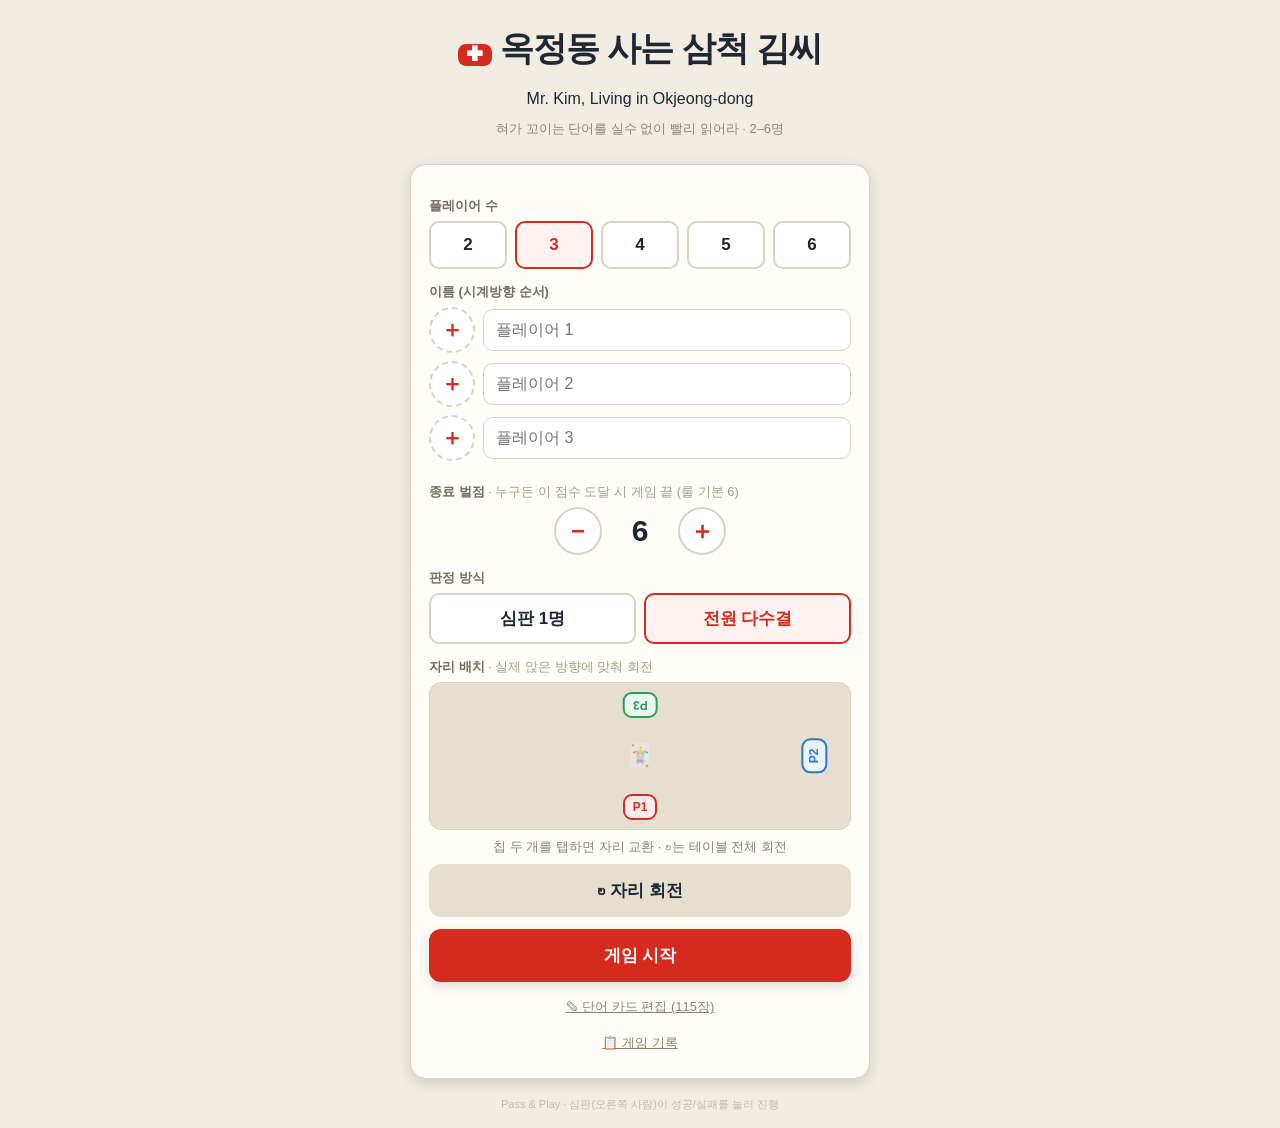
<file: smith/index.html>
<!DOCTYPE html>
<html lang="ko">
<head>
<link rel="canonical" href="https://company.bitsbargain.com/smith/">
<!-- Google tag (gtag.js) -->
<script async src="https://www.googletagmanager.com/gtag/js?id=G-9MQWB6221Z"></script>
<script>
  window.dataLayer = window.dataLayer || [];
  function gtag(){dataLayer.push(arguments);}
  gtag('js', new Date());

  gtag('config', 'G-9MQWB6221Z');
</script>
<meta charset="UTF-8">
<meta name="viewport" content="width=device-width, initial-scale=1.0, maximum-scale=1.0, user-scalable=no, viewport-fit=cover">
<meta name="apple-mobile-web-app-capable" content="yes">
<meta http-equiv="Cache-Control" content="no-cache, no-store, must-revalidate">
<meta http-equiv="Pragma" content="no-cache">
<title>옥정동 사는 삼척 김씨</title>
<style>
  :root{
    --red:#d52b1e;        /* 스위스 레드 */
    --red-dark:#a81f16;
    --ink:#1f2733;        /* 기본 글자(진한 잉크) */
    --fg:#1f2733;         /* 배경 위 글자 = 잉크 (라이트 테마) */
    --muted:#8a8474;
    --paper:#f2ede3;      /* 앱 배경(따뜻한 크림, 카드보다 살짝 어둡게) */
    --paper2:#e6dfd0;
    --line:#d9d3c7;
    --gold:#e0a63a;
    --ok:#2e8b57;
    --card:#fffdf8;       /* 카드/패널(밝음) */
    --shadow:0 4px 14px rgba(0,0,0,.14);
  }
  *{box-sizing:border-box;-webkit-tap-highlight-color:transparent;}
  html,body{margin:0;height:100%;}
  body{
    font-family:-apple-system,BlinkMacSystemFont,"Apple SD Gothic Neo","Malgun Gothic",sans-serif;
    background:var(--paper);color:var(--fg);
    display:flex;flex-direction:column;min-height:100%;
    overscroll-behavior:none;
  }
  /* 밝은 표면(카드/패널/좌석/투표) 위 글자는 진한 잉크색 고정 */
  .panel,.name-in,.editor textarea,.pl,.voterow,.wcard .word{color:var(--ink);}
  button{font-family:inherit;cursor:pointer;border:none;}
  .hidden{display:none !important;}

  /* ---------- 공통 화면 래퍼 ---------- */
  .screen{flex:1;display:flex;flex-direction:column;padding:16px;max-width:1280px;margin:0 auto;width:100%;
    padding-top:max(16px,env(safe-area-inset-top));padding-bottom:max(16px,env(safe-area-inset-bottom));
    padding-left:max(16px,env(safe-area-inset-left));padding-right:max(16px,env(safe-area-inset-right));}

  /* ---------- 홈 ---------- */
  .home{align-items:center;justify-content:center;gap:8px;text-align:center;}
  .brand{margin-top:10px;}
  .brand .kr{font-size:34px;font-weight:800;letter-spacing:-1px;}
  .brand .en{font-size:14px;color:#8a8474;font-style:italic;margin-top:2px;}
  .brand .cross{display:inline-block;background:var(--red);color:#fff;border-radius:8px;padding:2px 9px;margin-right:8px;font-weight:900;}
  .tag{color:#8a8474;font-size:13px;margin:4px 0 18px;}
  .panel{background:var(--card);border:1px solid var(--line);border-radius:16px;padding:18px;box-shadow:var(--shadow);width:100%;max-width:460px;text-align:left;}
  .panel h3{margin:0 0 12px;font-size:15px;}
  .plabel{font-size:13px;color:#736d5e;margin:14px 0 6px;font-weight:700;}
  .count-row{display:flex;gap:8px;flex-wrap:wrap;}
  .count-row button{flex:1;min-width:44px;padding:12px 0;border-radius:10px;border:2px solid var(--line);background:#fff;font-size:17px;font-weight:700;color:var(--ink);}
  .count-row button.sel{border-color:var(--red);background:#fff2f0;color:var(--red);}
  .stepper{display:flex;align-items:center;justify-content:center;gap:16px;}
  .stepper button{width:48px;height:48px;border-radius:50%;border:2px solid var(--line);background:#fff;font-size:24px;font-weight:800;color:var(--red);display:flex;align-items:center;justify-content:center;}
  .stepper button:active{background:#fff2f0;}
  .stepper b{font-size:30px;font-weight:800;min-width:44px;text-align:center;}
  .seatprev,.avatarpick,.amodal,.stepper{user-select:none;-webkit-user-select:none;-webkit-touch-callout:none;}
  .seatprev{background:var(--paper2);border:1px solid var(--line);border-radius:12px;padding:8px;margin-bottom:8px;}
  .scEdge{display:flex;gap:5px;align-items:center;justify-content:center;flex-wrap:wrap;min-height:28px;}
  .scMid{display:flex;align-items:center;justify-content:space-between;gap:6px;min-height:74px;}
  .scLeft,.scRight{flex-direction:column;width:56px;min-height:64px;}
  .scTable{flex:1;text-align:center;font-size:24px;opacity:.45;}
  .scChip{border:2px solid var(--line);border-radius:9px;padding:4px 8px;font-size:12px;font-weight:800;max-width:88px;overflow:hidden;text-overflow:ellipsis;white-space:nowrap;background:#fff;}
  .scChip.e-top{transform:rotate(180deg);}
  .scChip.e-left{transform:rotate(90deg);}
  .scChip.e-right{transform:rotate(-90deg);}
  .scChip.sel{outline:3px solid var(--ink);outline-offset:1px;}
  .name-in{width:100%;padding:11px 12px;border:1.5px solid var(--line);border-radius:10px;font-size:16px;margin-bottom:8px;background:#fff;}
  .namerow{display:flex;gap:8px;align-items:center;}
  .namerow .name-in{margin-bottom:8px;flex:1;}
  .avatarpick{position:relative;width:46px;height:46px;flex:0 0 auto;border-radius:50%;border:2px dashed var(--line);background:#fff center/cover no-repeat;display:flex;align-items:center;justify-content:center;color:var(--red);cursor:pointer;overflow:hidden;margin-bottom:8px;}
  .avatarpick.has{border-style:solid;border-color:var(--ok);}
  .avatarpick span{font-size:22px;font-weight:900;}
  .hiddenfile{position:absolute;inset:0;width:100%;height:100%;opacity:0;cursor:pointer;}
  .plav{width:50px;height:50px;border-radius:50%;background:center/cover no-repeat #fff;margin:0 auto 3px;border:2px solid rgba(0,0,0,.12);}
  .scav{display:inline-block;width:18px;height:18px;border-radius:50%;background:center/cover no-repeat #fff;vertical-align:middle;margin-right:4px;}
  .avatarpick.emo{font-size:28px;background:#fff;line-height:1;}
  .plav.emo{display:flex;align-items:center;justify-content:center;font-size:34px;line-height:1;}
  .scav.emo{background:transparent;font-size:16px;line-height:18px;text-align:center;}
  .amodal{position:fixed;inset:0;z-index:150;background:rgba(0,0,0,.55);display:flex;align-items:center;justify-content:center;padding:20px;}
  .amodal-box{background:var(--card);color:var(--ink);border-radius:18px;padding:18px;width:100%;max-width:360px;box-shadow:var(--shadow);text-align:center;}
  .amodal-title{font-weight:800;margin-bottom:12px;font-size:16px;}
  .amodal-grid{display:grid;grid-template-columns:repeat(5,1fr);gap:8px;margin-bottom:14px;max-height:52vh;overflow:auto;-webkit-overflow-scrolling:touch;}
  .achip{padding-top:100%;border-radius:50%;background:#fff center/cover no-repeat;border:2px solid var(--line);cursor:pointer;}
  .achip.emoji{padding-top:0;aspect-ratio:1/1;display:flex;align-items:center;justify-content:center;font-size:30px;background:var(--paper2);}
  .achip:active{transform:scale(.94);}
  .amodal-box .btn{position:relative;overflow:hidden;}  /* 파일입력을 버튼 안에 가둠(모달 전체 덮기 방지) */
  .btn{display:block;width:100%;padding:15px;border-radius:12px;font-size:17px;font-weight:800;}
  .btn-primary{background:var(--red);color:#fff;box-shadow:var(--shadow);}
  .btn-primary:active{background:var(--red-dark);}
  .btn-ghost{background:transparent;color:var(--red);border:2px solid var(--red);}
  .btn-sub{background:var(--paper2);color:var(--fg);}
  .mt{margin-top:12px;}
  .link{background:none;color:#8a8474;text-decoration:underline;font-size:13px;padding:8px;}

  /* ---------- 단어 편집 ---------- */
  .editor textarea{width:100%;height:52vh;padding:12px;border:1.5px solid var(--line);border-radius:12px;font-size:15px;line-height:1.7;background:#fff;resize:none;}
  .editor .cnt{font-size:13px;color:#8a8474;margin:8px 0;}

  /* ---------- 게임 헤더 ---------- */
  .gtop{display:flex;align-items:center;gap:10px;justify-content:space-between;margin-bottom:6px;}
  .deckbox{display:flex;align-items:center;gap:10px;background:var(--card);border:1px solid var(--line);border-radius:12px;padding:8px 12px;box-shadow:var(--shadow);}
  .deck-mini{width:34px;height:46px;border-radius:6px;background:repeating-linear-gradient(45deg,#ece4d6,#ece4d6 4px,#e3d9c6 4px,#e3d9c6 8px);border:1px solid #cfc6b3;position:relative;}
  .deck-mini::after{content:"";position:absolute;inset:0;border-radius:6px;box-shadow:2px 2px 0 #d9cfbc,4px 4px 0 #cfc6b3;}
  .deck-mini .arw{position:absolute;top:50%;left:50%;transform:translate(-50%,-50%);font-weight:900;color:#a89e88;font-size:16px;}
  .deckbox .lab{font-size:12px;color:#8a8474;line-height:1.3;}
  .deckbox .lab b{font-size:16px;color:var(--ink);}

  .dir{flex:1;text-align:center;background:var(--ink);color:#fff;border-radius:12px;padding:9px 8px;box-shadow:var(--shadow);}
  .dir .arw{font-size:24px;font-weight:900;line-height:1;}
  .dir .txt{font-size:12px;opacity:.85;margin-top:2px;}

  /* 턴 배너 */
  .turnbar{display:flex;align-items:center;gap:8px;background:var(--card);border:1px solid var(--line);border-left:6px solid var(--red);border-radius:12px;padding:10px 14px;margin-bottom:10px;box-shadow:var(--shadow);}
  .turnbar .who{font-size:19px;font-weight:800;}
  .turnbar .judge{margin-left:auto;font-size:12px;color:#8a8474;text-align:right;line-height:1.3;}
  .turnbar .judge b{color:var(--ink);font-size:14px;}

  /* ---------- 보드 ---------- */
  .boardwrap{flex:1;overflow-x:auto;overflow-y:hidden;-webkit-overflow-scrolling:touch;display:flex;align-items:center;padding:6px 2px 14px;min-height:220px;}
  .board{display:flex;gap:12px;margin:auto;padding:0 4px;}
  .board.empty{color:#a89e88;font-size:15px;margin:auto;}
  .wcard{position:relative;width:174px;height:236px;background:var(--card);border:1.5px solid var(--line);border-radius:16px;box-shadow:var(--shadow);display:flex;flex-direction:column;align-items:center;justify-content:space-between;padding:22px 13px;text-align:center;transition:transform .12s,border-color .12s;}
  .wcard::after{content:"";position:absolute;left:14px;right:14px;top:50%;height:1px;background:var(--line);opacity:.55;}
  .wcard .word{position:relative;z-index:1;font-weight:800;line-height:1.15;width:100%;word-break:break-all;overflow-wrap:anywhere;display:-webkit-box;-webkit-line-clamp:2;-webkit-box-orient:vertical;overflow:hidden;}
  .wcard .word.flip{transform:rotate(180deg);}
  .wcard .ord{position:absolute;top:-11px;left:-8px;width:26px;height:26px;border-radius:50%;background:var(--ink);color:#fff;font-size:13px;font-weight:800;display:flex;align-items:center;justify-content:center;box-shadow:var(--shadow);z-index:2;}
  .wcard .rep{position:absolute;top:-10px;right:-8px;background:var(--gold);color:#3a2a05;font-size:12px;font-weight:900;border-radius:20px;padding:3px 8px;box-shadow:var(--shadow);z-index:2;}
  .wcard .stack{position:absolute;bottom:-11px;left:6px;background:var(--ink);color:#fff;font-size:11px;font-weight:800;border-radius:12px;padding:3px 9px;box-shadow:var(--shadow);white-space:nowrap;z-index:4;border:2px solid #fff;}
  .wcard.selectable{cursor:pointer;border-color:var(--red);animation:pulse 1.1s infinite;}
  .wcard.selectable:active{transform:scale(.96);}
  .wcard.stackable{cursor:pointer;border-style:dashed;border-color:var(--red);}
  .wcard.stackable::before{content:"＋ 겹쳐놓기";position:absolute;top:50%;left:0;right:0;transform:translateY(-50%);text-align:center;font-size:10.5px;font-weight:900;color:#fff;background:var(--red);padding:2px 0;z-index:3;}
  .wcard.stackable:active{transform:scale(.96);}
  @keyframes pulse{0%,100%{box-shadow:0 0 0 0 rgba(213,43,30,.4),var(--shadow);}50%{box-shadow:0 0 0 7px rgba(213,43,30,0),var(--shadow);}}
  /* 카드 놓을 자리 (점선 드롭존) */
  .dropzone{position:relative;flex:0 0 auto;width:84px;height:236px;border:2.5px dashed var(--red);border-radius:16px;display:flex;flex-direction:column;align-items:center;justify-content:center;gap:5px;color:var(--red);background:rgba(213,43,30,.05);cursor:pointer;transition:background .12s,transform .1s;}
  .dropzone:active{transform:scale(.94);background:rgba(213,43,30,.14);}
  .dropzone .plus{font-size:30px;font-weight:900;line-height:1;}
  .dropzone .zl{font-size:11px;font-weight:800;text-align:center;line-height:1.2;}
  /* 놓을 자리 번호(숫자키) 뱃지 */
  .pnum{position:absolute;top:-14px;left:50%;transform:translateX(-50%);min-width:28px;height:28px;padding:0 7px;border-radius:14px;background:var(--red);color:#fff;font-size:15px;font-weight:900;display:flex;align-items:center;justify-content:center;box-shadow:var(--shadow);z-index:5;border:2px solid #fff;}
  /* 덮인 카드 = 뒤로 쌓인 카드 더미처럼 표시 */
  .wcard .under{position:absolute;top:0;left:0;right:0;bottom:0;background:var(--card);border:1.5px solid var(--line);border-radius:16px;z-index:-1;box-shadow:var(--shadow);}
  .wcard .under.u1{transform:translate(6px,-6px);}
  .wcard .under.u2{transform:translate(11px,-11px);}
  .wcard .under.u3{transform:translate(15px,-15px);}

  /* ---------- 플레이어 트레이 ---------- */
  .players{display:flex;gap:8px;overflow-x:auto;padding:2px 0 4px;-webkit-overflow-scrolling:touch;}
  .pl{flex:1 0 auto;min-width:96px;background:var(--card);border:1px solid var(--line);border-radius:12px;padding:9px 10px;text-align:center;box-shadow:var(--shadow);}
  .pl{border-width:2px;}
  .pl.cur{box-shadow:0 0 0 4px rgba(213,43,30,.4), var(--shadow);}
  .pl.judge{box-shadow:0 0 0 4px rgba(224,166,58,.6), var(--shadow);}
  .pl .nm{font-size:14px;font-weight:800;white-space:nowrap;overflow:hidden;text-overflow:ellipsis;}
  .pl .role{font-size:10px;font-weight:800;margin-top:1px;height:13px;}
  .pl .role.c{color:#fff;background:var(--red);border-radius:10px;padding:2px 10px;height:auto;font-size:11px;font-weight:900;display:inline-block;margin-top:2px;}
  .pl .role.j{color:#fff;background:var(--gold);border-radius:10px;padding:2px 10px;height:auto;font-size:11px;font-weight:900;display:inline-block;margin-top:2px;}
  .pl .pts{font-size:11px;color:#8a8474;margin-top:4px;}
  .pl .pts b{font-size:16px;color:var(--ink);}
  .pips{display:flex;gap:2px;justify-content:center;margin-top:4px;flex-wrap:wrap;min-height:14px;}
  .pip{width:9px;height:13px;background:#c9bfa9;border:1px solid #b3a988;border-radius:2px;}
  .pip.warn{background:var(--red);border-color:var(--red-dark);}

  /* ---------- 하단 컨트롤 ---------- */
  .controls{margin-top:10px;}
  .row2{display:flex;gap:10px;}
  .row2 .btn{flex:1;}
  .btn-ok{background:var(--ok);color:#fff;box-shadow:var(--shadow);padding:22px;font-size:22px;}
  .btn-fail{background:var(--red);color:#fff;box-shadow:var(--shadow);padding:22px;font-size:22px;}
  .hint{text-align:center;font-size:13px;color:#8a8474;margin:2px 0 8px;line-height:1.4;}
  .hint b{color:var(--ink);}

  /* ---------- 특수카드 토스트 ---------- */
  .special-toast{position:fixed;left:50%;top:24%;transform:translateX(-50%);background:var(--ink);color:#fff;padding:16px 22px;border-radius:16px;box-shadow:0 10px 30px rgba(0,0,0,.35);z-index:50;text-align:center;max-width:88%;animation:pop .25s;}
  @keyframes pop{from{transform:translateX(-50%) scale(.8);opacity:0;}}
  .special-toast .ico{font-size:30px;}
  .special-toast .tt{font-size:19px;font-weight:900;margin:6px 0 3px;color:var(--gold);}
  .special-toast .ds{font-size:13px;opacity:.9;line-height:1.4;}

  /* ---------- 게임오버 ---------- */
  .over{align-items:center;justify-content:center;text-align:center;gap:6px;}
  .over .cup{font-size:52px;}
  .over h2{margin:4px 0;font-size:26px;}
  .rank{width:100%;max-width:420px;margin-top:10px;}
  .rank .r{display:flex;align-items:center;gap:10px;background:var(--card);border:1px solid var(--line);border-radius:12px;padding:12px 14px;margin-bottom:8px;box-shadow:var(--shadow);}
  .rank .r.win{border-color:var(--gold);border-width:2px;background:#fffaf0;}
  .rank .r .pos{width:26px;font-weight:900;color:#8a8474;}
  .rank .r .nm{font-weight:800;font-size:16px;flex:1;text-align:left;}
  .rank .r .sc{font-weight:800;}
  .showdown{background:#fff3f2;border:1px solid #f3c9c4;border-radius:12px;padding:14px;margin-top:8px;width:100%;max-width:420px;font-size:14px;line-height:1.5;text-align:left;}
  .showdown b{color:var(--red);}
  .footer{margin-top:auto;padding-top:10px;text-align:center;font-size:11px;color:#c3bba9;}

  /* 게임 기록 테이블 */
  .recwrap{flex:1;overflow:auto;-webkit-overflow-scrolling:touch;background:var(--card);border:1px solid var(--line);border-radius:14px;box-shadow:var(--shadow);}
  .rectable{width:100%;border-collapse:collapse;font-size:14px;color:var(--ink);}
  .rectable th,.rectable td{padding:11px 8px;border-bottom:1px solid var(--line);text-align:center;white-space:nowrap;}
  .rectable th{position:sticky;top:0;background:var(--paper2);color:#6b6555;font-size:12px;font-weight:800;}
  .rectable td.win{font-weight:800;color:var(--red);}
  .rectable tr:last-child td{border-bottom:none;}
  .recempty{text-align:center;color:var(--muted);padding:36px 10px;}

  /* ===== 테이블(4면 좌석) 레이아웃 ===== */
  .gtopbar{display:flex;align-items:center;gap:8px;margin-bottom:8px;}
  .minibtn{background:var(--card);border:1px solid var(--line);border-radius:10px;padding:9px 11px;font-size:12px;font-weight:800;color:var(--ink);box-shadow:var(--shadow);white-space:nowrap;}
  .minibtn:active{background:var(--paper2);}
  .gstatus{flex:1;text-align:center;font-size:13px;color:var(--fg);font-weight:700;line-height:1.3;}
  .gstatus .a{color:var(--red);font-weight:900;}
  .gstatus .rd{color:var(--red);}

  #game{user-select:none;-webkit-user-select:none;-webkit-touch-callout:none;cursor:default;}
  .ptable{flex:1;display:flex;flex-direction:column;min-height:0;gap:6px;}
  .edge{display:flex;align-items:center;justify-content:center;gap:8px;}
  .edge.top,.edge.bottom{flex:0 0 auto;min-height:74px;flex-wrap:wrap;}
  .mid{flex:1;display:flex;min-height:0;gap:6px;align-items:stretch;}
  .edge.left,.edge.right{flex:0 0 auto;width:132px;flex-direction:column;}
  .boardwrap{flex:1;overflow-x:auto;overflow-y:hidden;-webkit-overflow-scrolling:touch;display:flex;align-items:center;padding:14px 2px;min-height:0;}
  .board{display:flex;gap:12px;margin:auto;padding:0 4px;align-items:center;}
  .emptyhint{color:#a89e88;font-size:14px;padding:0 16px;}

  /* 좌석 패널 — 4면 방향에 맞춰 회전 */
  .edge .pl{flex:0 0 auto;width:124px;min-width:0;padding:8px 10px;
    transform:rotate(var(--rot,0deg)) scale(var(--scl,1));transition:transform .15s,box-shadow .15s,opacity .15s;opacity:.66;}
  .edge.top .pl{--rot:180deg;}
  .edge.left .pl{--rot:90deg;}
  .edge.right .pl{--rot:-90deg;}
  .edge .pl.judge{opacity:.95;}
  .edge .pl.cur{--scl:1.16;opacity:1;z-index:6;animation:curGlow 1.25s ease-in-out infinite;}
  @keyframes curGlow{0%,100%{box-shadow:0 0 0 4px var(--red),0 8px 22px rgba(213,43,30,.45);}50%{box-shadow:0 0 0 9px rgba(213,43,30,.3),0 8px 22px rgba(213,43,30,.45);}}
  .edge .pl.cur .nm{font-size:16px;}
  .edge .pl .nm{font-size:13px;}
  .edge .pl .pts{font-size:10px;}

  /* 인라인 더미(카드 옆) + 방향 화살표 */
  .deckcard{flex:0 0 auto;width:108px;height:236px;border-radius:16px;border:2px solid #cfc6b3;
    background:repeating-linear-gradient(45deg,#ece4d6,#ece4d6 5px,#e3d9c6 5px,#e3d9c6 10px);
    display:flex;flex-direction:column;align-items:center;justify-content:center;gap:10px;box-shadow:var(--shadow);position:relative;margin-right:4px;}
  .deckcard .bigarw{font-size:46px;font-weight:900;color:var(--ink);background:#fff;border-radius:14px;width:70px;height:70px;display:flex;align-items:center;justify-content:center;box-shadow:var(--shadow);}
  .deckcard.rev{border-color:var(--red);}
  .deckcard.rev .bigarw{color:var(--red);}
  .deckcard .dlabel{font-size:11px;font-weight:800;color:#6b6555;text-align:center;line-height:1.25;}

  /* 다수결 투표 UI */
  .votegrid{display:flex;flex-wrap:wrap;gap:8px;justify-content:center;margin-bottom:10px;}
  .voterow{display:flex;align-items:center;gap:6px;border:2px solid var(--line);border-radius:12px;padding:5px 6px 5px 10px;background:var(--card);}
  .voterow .vname{font-size:13px;font-weight:800;max-width:84px;overflow:hidden;text-overflow:ellipsis;white-space:nowrap;}
  .vbtn{width:56px;height:56px;border-radius:12px;border:2px solid var(--line);background:#fff;font-size:26px;font-weight:900;color:#b7b0a2;}
  .vbtn.ok.sel{background:var(--ok);color:#fff;border-color:var(--ok);}
  .vbtn.no.sel{background:var(--red);color:#fff;border-color:var(--red);}
  /* 좌석 앞 판정 버튼 */
  .votebtns{display:flex;gap:10px;justify-content:center;margin-top:8px;}
  .votebtns .vbtn{width:58px;height:58px;font-size:28px;}
  .readingtag{margin-top:6px;font-size:12px;font-weight:800;color:var(--red);}

  /* 전체화면 성공/실패 연출 */
  .result{position:fixed;inset:0;z-index:200;display:flex;flex-direction:column;align-items:center;justify-content:center;gap:12px;animation:rIn .22s ease-out;}
  .result.out{animation:rOut .3s ease-in forwards;}
  .result.rok{background:rgba(51,168,102,.97);color:#fff;}
  .result.rfail{background:rgba(229,57,43,.97);color:#fff;}
  .result .ricon{font-size:22vh;line-height:1;filter:drop-shadow(0 6px 16px rgba(0,0,0,.3));}
  .result .rtxt{font-size:15vh;font-weight:900;letter-spacing:3px;text-shadow:0 4px 18px rgba(0,0,0,.3);}
  @keyframes rIn{from{opacity:0;transform:scale(.7);}to{opacity:1;transform:scale(1);}}
  @keyframes rOut{to{opacity:0;transform:scale(1.12);}}
</style>
</head>
<body>

<!-- ============ 홈 ============ -->
<div id="home" class="screen home">
  <div class="brand"><span class="cross">✚</span><span class="kr">옥정동 사는 삼척 김씨</span></div>
  <div class="brand en">Mr. Kim, Living in Okjeong-dong</div>
  <div class="tag">혀가 꼬이는 단어를 실수 없이 빨리 읽어라 · 2–6명</div>

  <div class="panel">
    <div class="plabel">플레이어 수</div>
    <div id="countRow" class="count-row"></div>
    <div class="plabel">이름 (시계방향 순서)</div>
    <div id="nameList"></div>
    <div class="plabel">종료 벌점 <span style="font-weight:400;color:#a89e88">· 누구든 이 점수 도달 시 게임 끝 (룰 기본 6)</span></div>
    <div class="stepper">
      <button onclick="setScore(-1)">−</button>
      <b id="scoreVal">6</b>
      <button onclick="setScore(1)">＋</button>
    </div>
    <div class="plabel">판정 방식</div>
    <div class="count-row" id="judgeRow">
      <button data-jm="single" onclick="setJudgeMode('single')">심판 1명</button>
      <button data-jm="majority" onclick="setJudgeMode('majority')">전원 다수결</button>
    </div>
    <div class="plabel">자리 배치 <span style="font-weight:400;color:#a89e88">· 실제 앉은 방향에 맞춰 회전</span></div>
    <div class="seatprev" id="seatPrev"></div>
    <div class="hint" style="text-align:center;margin:2px 0 8px">칩 두 개를 탭하면 자리 교환 · ↻는 테이블 전체 회전</div>
    <button class="btn btn-sub" onclick="rotateHomeSeats()">↻ 자리 회전</button>
    <button class="btn btn-primary mt" onclick="startGame()">게임 시작</button>
    <button class="link" style="display:block;margin:8px auto 0" onclick="openEditor()">✎ 단어 카드 편집 (<span id="wcount">0</span>장)</button>
    <button class="link" style="display:block;margin:2px auto 0" onclick="showRecords()">📋 게임 기록</button>
  </div>
  <div class="footer">Pass &amp; Play · 심판(오른쪽 사람)이 성공/실패를 눌러 진행</div>
</div>

<!-- ============ 단어 편집 ============ -->
<div id="editor" class="screen editor hidden">
  <h3 style="margin:4px 0 8px">단어 카드 편집</h3>
  <div class="hint" style="text-align:left">한 줄에 단어 하나. 실제 제품 카드 90장 단어를 붙여넣으면 됩니다.<br>화살표(읽는 방향)는 매 게임 무작위로 배정됩니다.</div>
  <textarea id="wordArea" spellcheck="false"></textarea>
  <div class="cnt"><span id="editCount">0</span>개 단어</div>
  <div class="row2">
    <button class="btn btn-sub" onclick="resetWords()">기본값 복원</button>
    <button class="btn btn-primary" onclick="saveWords()">저장</button>
  </div>
</div>

<!-- ============ 게임 기록 ============ -->
<div id="records" class="screen hidden">
  <div class="gtopbar">
    <div class="gstatus" style="text-align:left;font-size:16px;font-weight:800">📋 게임 기록</div>
    <button class="minibtn" onclick="clearRecords()">전체 삭제</button>
    <button class="minibtn" onclick="backHomeFromRecords()">닫기</button>
  </div>
  <div class="recwrap"><table class="rectable" id="recTable"></table></div>
</div>

<!-- ============ 게임 ============ -->
<div id="game" class="screen hidden">
  <div class="gtopbar">
    <button class="minibtn" onclick="rotateSeats()">↻ 자리</button>
    <div class="gstatus" id="gstatus"></div>
    <button class="minibtn" id="ttsBtn" onclick="toggleTts()">🔊</button>
    <button class="minibtn" onclick="confirmQuit()">나가기</button>
  </div>

  <div class="ptable">
    <div class="edge top" id="seat_top"></div>
    <div class="mid">
      <div class="edge left" id="seat_left"></div>
      <div class="boardwrap"><div class="board" id="board"></div></div>
      <div class="edge right" id="seat_right"></div>
    </div>
    <div class="edge bottom" id="seat_bottom"></div>
  </div>

  <div class="controls" id="controls"></div>
</div>

<!-- ============ 게임오버 ============ -->
<div id="over" class="screen over hidden">
  <div class="cup">🏆</div>
  <h2 id="overTitle">게임 종료</h2>
  <div class="rank" id="rank"></div>
  <div id="showdown"></div>
  <button class="btn btn-primary mt" style="max-width:420px" onclick="location.reload()">새 게임</button>
  <button class="link" style="margin-top:8px" onclick="showRecords()">📋 게임 기록 보기</button>
</div>

<div id="avatarModal" class="amodal hidden">
  <div class="amodal-box">
    <div class="amodal-title">아바타 선택</div>
    <div class="amodal-grid" id="avatarGrid"></div>
    <label class="btn btn-sub" style="margin-bottom:8px">📷 내 사진 올리기<input type="file" accept="image/*" class="hiddenfile" onchange="onAvatarUpload(event)"></label>
    <button class="link" onclick="closeAvatar()">닫기</button>
  </div>
</div>

<div id="toastHost"></div>

<script src="words.js"></script>
<script>
/* =========================================================================
   스위스 사는 스미스씨 — Pass & Play 웹 구현
   룰 요약:
   - 각 카드 뒷면 화살표(좌/우)가 매 턴 읽는 방향을 정함 = 더미 맨 위 카드 화살표
   - 자기 차례: 펼쳐진 단어들을 화살표 순서대로 실수 없이 읽기 (심판이 판정)
   - 성공: 새 카드 1장 → 오른쪽 끝 추가 or 기존 카드 위에 덮기
   - 실패: 실패한 단어 카드(+아래 덮인 카드) 전부 내 앞에 뒷면으로 (카드 1장=벌점 1)
   - 특수: 단어없애기 / 두번말하기(×2, 2장이면 ×3) / 건너뛰기
   - 종료: 누군가 앞 카드 6장 이상 → 즉시 종료. 벌점 최소 승리
   ========================================================================= */

const LS_WORDS = 'msmith_words';
let S = null; // game state
let uid = 0;

/* ---------- 단어 목록 로드/저장 ---------- */
function getWords(){
  const saved = localStorage.getItem(LS_WORDS);
  if(saved){ try{ const a = JSON.parse(saved); if(Array.isArray(a)&&a.length) return a; }catch(e){} }
  return window.DEFAULT_WORDS.slice();
}
function shuffle(a){ for(let i=a.length-1;i>0;i--){ const j=Math.floor(Math.random()*(i+1)); [a[i],a[j]]=[a[j],a[i]]; } return a; }
function randArrow(){ return Math.random()<0.5?'left':'right'; }

/* ---------- 홈 렌더 ---------- */
let playerCount = 3;
let playerNames = [];    // 플레이어 인덱스 → 이름 (localStorage 저장)
let playerPhotos = [];   // 플레이어 인덱스 → 아바타(캐릭터 경로 or 사진 dataURL)
const LS_PLAYERS='msmith_players';
function savePlayers(){
  try{ localStorage.setItem(LS_PLAYERS, JSON.stringify({
    count:playerCount, names:playerNames.slice(0,playerCount), photos:playerPhotos.slice(0,playerCount)
  })); }catch(e){}
}
function loadPlayers(){
  try{
    const d=JSON.parse(localStorage.getItem(LS_PLAYERS)||'null');
    if(d){ if(d.count>=2&&d.count<=6) playerCount=d.count;
      playerNames=Array.isArray(d.names)?d.names:[];
      // 옛 캐릭터 이미지 경로(chars/…)는 버리고 이모지/업로드사진만 유지
      playerPhotos=(Array.isArray(d.photos)?d.photos:[]).map(v=>{
        if(typeof v!=='string') return null;
        if(v.indexOf('data:')===0) return v;   // 업로드 사진
        if(v.indexOf('/')>=0) return null;      // 옛 캐릭터 경로 → 제거
        return v;                               // 이모지
      });
      savePlayers();
    }
  }catch(e){}
}
// 아바타 이모지 (가족 + 동물). 업로드 사진은 dataURL 로 구분.
const AVATAR_EMOJIS=[
  '👨','👩','👦','👧','👴','👵','🧔','👶',
  '🧑‍🦰','👩‍🦰','🧑‍🦱','👩‍🦳','🧑‍🦲','👨🏽','👩🏽','👨🏿',
  '🦸','🦹','🧙','🥷','🤴','👸','🎅','🤶',
  '👮','👷','🧑‍🚀','🕵️','🤡','👽','🤖','👻',
  '🐶','🐱','🐰','🐻','🐼','🦊','🐯','🦁',
  '🐮','🐷','🐸','🐵','🐨','🐔','🐧','🦄'];
function isPhoto(v){ return typeof v==='string' && v.indexOf('data:')===0; }  // 업로드 사진 여부
let avatarFor=null;
function openAvatar(i){
  avatarFor=i;
  document.getElementById('avatarGrid').innerHTML =
    AVATAR_EMOJIS.map(e=>`<div class="achip emoji" onclick="selectChar('${e}')">${e}</div>`).join('');
  document.getElementById('avatarModal').classList.remove('hidden');
}
function selectChar(p){ playerPhotos[avatarFor]=p; savePlayers(); closeAvatar(); renderHome(); }
// 아바타 요소 HTML (cls 클래스, val=이모지 or dataURL, colorBorder)
function avatarHTML(cls, val, border){
  if(!val) return '';
  if(isPhoto(val)) return `<div class="${cls}" style="background-image:url(${val})${border?';border-color:'+border:''}"></div>`;
  return `<div class="${cls} emo"${border?` style="border-color:${border}"`:''}>${val}</div>`;
}
function onAvatarUpload(e){ pickPhoto(avatarFor, e.target.files[0]); closeAvatar(); }
function closeAvatar(){ document.getElementById('avatarModal').classList.add('hidden'); }
function pickPhoto(i, file){
  if(!file) return;
  const r=new FileReader();
  r.onload=()=>{
    const img=new Image();
    img.onload=()=>{
      const s=240, c=document.createElement('canvas'); c.width=s; c.height=s;
      const ctx=c.getContext('2d');
      const sc=Math.max(s/img.width, s/img.height), w=img.width*sc, h=img.height*sc;
      ctx.drawImage(img,(s-w)/2,(s-h)/2,w,h);
      playerPhotos[i]=c.toDataURL('image/jpeg',0.85);
      savePlayers(); renderHome();
    };
    img.src=r.result;
  };
  r.readAsDataURL(file);
}
let endScore = 6;
let homeSeatRot = 0;
let homeSeatOrder = [];   // 시계방향 위치 p → 원래 플레이어 인덱스 (탭-스왑으로 재배치)
let selSeatPos = null;    // 스왑 위해 선택된 위치
let judgeMode = 'majority'; // 'single'(오른쪽 심판) | 'majority'(전원 다수결, 동점=실패)
function setJudgeMode(m){ judgeMode=m; document.querySelectorAll('#judgeRow button').forEach(b=>b.classList.toggle('sel', b.dataset.jm===m)); }
function setScore(d){ endScore=Math.max(3,Math.min(20,endScore+d)); document.getElementById('scoreVal').textContent=endScore; }
function rotateHomeSeats(){ homeSeatRot=(homeSeatRot+1)%4; renderSeatPreview(); }
function onSeatTap(p){
  if(selSeatPos===null){ selSeatPos=p; }
  else if(selSeatPos===p){ selSeatPos=null; }
  else { const t=homeSeatOrder[selSeatPos]; homeSeatOrder[selSeatPos]=homeSeatOrder[p]; homeSeatOrder[p]=t; selSeatPos=null; }
  renderSeatPreview();
}
function renderSeatPreview(){
  const names=[...document.querySelectorAll('#nameList input')].map((el,i)=>el.value.trim()||`P${i+1}`);
  const n=names.length;
  if(homeSeatOrder.length!==n){ homeSeatOrder=[...Array(n).keys()]; selSeatPos=null; }
  const base=seatsBase(n);
  const z={top:[],bottom:[],left:[],right:[]};
  for(let p=0;p<n;p++){
    const person=homeSeatOrder[p];
    z[rotEdge(base[p],homeSeatRot)].push({p, nm:names[person], c:PCOLORS[person%PCOLORS.length], photo:playerPhotos[person]});
  }
  const chips=(arr,edge)=>arr.map(o=>{
    const pic=o.photo ? (isPhoto(o.photo)?`<span class="scav" style="background-image:url(${o.photo})"></span>`:`<span class="scav emo">${o.photo}</span>`) : '';
    return `<span class="scChip e-${edge}${selSeatPos===o.p?' sel':''}" style="border-color:${o.c.b};color:${o.c.b};background:${o.c.bg}" onclick="onSeatTap(${o.p})">${pic}${escapeHtml(o.nm)}</span>`;
  }).join('');
  document.getElementById('seatPrev').innerHTML=`
    <div class="scEdge scTop">${chips(z.top,'top')}</div>
    <div class="scMid">
      <div class="scEdge scLeft">${chips(z.left,'left')}</div>
      <div class="scTable">🃏</div>
      <div class="scEdge scRight">${chips(z.right,'right')}</div>
    </div>
    <div class="scEdge scBottom">${chips(z.bottom,'bottom')}</div>`;
}
function renderHome(){
  const cr = document.getElementById('countRow'); cr.innerHTML='';
  for(let n=2;n<=6;n++){
    const b=document.createElement('button'); b.textContent=n;
    if(n===playerCount) b.className='sel';
    b.onclick=()=>{ playerCount=n; savePlayers(); renderHome(); };
    cr.appendChild(b);
  }
  const nl=document.getElementById('nameList');
  nl.innerHTML='';
  for(let i=0;i<playerCount;i++){
    const row=document.createElement('div'); row.className='namerow';
    const av=document.createElement('div'); av.className='avatarpick'+(playerPhotos[i]?' has':'');
    const val=playerPhotos[i];
    if(val){ if(isPhoto(val)){ av.style.backgroundImage=`url(${val})`; } else { av.classList.add('emo'); av.textContent=val; } }
    else av.innerHTML='<span>＋</span>';
    av.onclick=()=>openAvatar(i);
    const inp=document.createElement('input');
    inp.className='name-in'; inp.type='text'; inp.maxLength=10;
    inp.placeholder=`플레이어 ${i+1}`;
    inp.value = playerNames[i]||'';
    inp.oninput=()=>{ playerNames[i]=inp.value; savePlayers(); renderSeatPreview(); };
    row.appendChild(av); row.appendChild(inp);
    nl.appendChild(row);
  }
  document.getElementById('wcount').textContent=getWords().length;
  renderSeatPreview();
  setJudgeMode(judgeMode);
}

/* ---------- 단어 편집 ---------- */
function openEditor(){
  document.getElementById('home').classList.add('hidden');
  const ed=document.getElementById('editor'); ed.classList.remove('hidden');
  const ta=document.getElementById('wordArea');
  ta.value=getWords().join('\n');
  updateEditCount();
  ta.oninput=updateEditCount;
}
function updateEditCount(){
  const arr=parseArea();
  document.getElementById('editCount').textContent=arr.length;
}
function parseArea(){
  return document.getElementById('wordArea').value.split('\n').map(s=>s.trim()).filter(Boolean);
}
function saveWords(){
  const arr=parseArea();
  if(arr.length<2){ alert('단어를 최소 2개 이상 입력하세요.'); return; }
  localStorage.setItem(LS_WORDS, JSON.stringify(arr));
  backHome();
}
function resetWords(){
  if(!confirm('기본 단어 목록으로 되돌릴까요?')) return;
  localStorage.removeItem(LS_WORDS);
  document.getElementById('wordArea').value=getWords().join('\n');
  updateEditCount();
}
function backHome(){
  document.getElementById('editor').classList.add('hidden');
  document.getElementById('home').classList.remove('hidden');
  renderHome();
}

/* ---------- 게임 시작 ---------- */
function startGame(){
  const names=[...document.querySelectorAll('#nameList input')].map((el,i)=>el.value.trim()||`P${i+1}`);
  const words=getWords();
  // 덱 구성: 단어 카드 + 특수 6장 (단어없애기·두번말하기·건너뛰기 각 2장)
  let deck=[];
  words.forEach(w=> deck.push({id:++uid,type:'word',word:w,arrow:randArrow()}));
  // 특수카드 5종 × 각 2장 = 10장
  const specials=['twice','twice','thrice','thrice','reverse','reverse','skip','skip','nominate','nominate'];
  specials.forEach(e=> deck.push({id:++uid,type:'special',effect:e,arrow:randArrow()}));
  shuffle(deck);

  // 시작 카드: 첫 단어 카드 1장 공개 (특수면 옆으로 뺐다가 되섞기)
  let aside=[], first=null;
  while(deck.length){ const c=deck.shift(); if(c.type==='word'){ first=c; break; } aside.push(c); }
  deck.push(...aside); shuffle(deck);

  // 좌석(시계방향 위치) 순서대로 플레이어 정렬 → 턴/심판이 실제 앉은 순서를 따름. 색은 사람에 고정.
  if(homeSeatOrder.length!==names.length) homeSeatOrder=[...Array(names.length).keys()];
  const seated = homeSeatOrder.map(idx=>({ name:names[idx], color:PCOLORS[idx%PCOLORS.length], photo:playerPhotos[idx]||null, penalty:[] }));
  S={
    endScore,
    judgeMode,
    startedAt: Date.now(),
    votes:{},
    baseSeats: seatsBase(names.length),
    seatRot: homeSeatRot,
    players: seated,
    deck,
    board: first?[{cards:[first],repeat:1}]:[],
    current:0,
    skipNext:false,
    phase:'reading',       // reading | placing | fail | nominate
    pending:null,          // 성공 후 카드 놓기 대기 (left/right/cover)
    pendingRepeat:1,       // 보드 비었을 때 대기중인 두/세번읽기 목표값
    reverseCount:0,        // 거꾸로읽기 누적(홀수면 순서 반대)
    nomPending:false,      // 다음 차례에 지목하기 적용
    readerIdx:null,        // 이번 차례 대신 읽는 사람(지목)
    lastIdx: first?0:null, // 가장 마지막에 펼쳐진 카드 인덱스
  };
  document.getElementById('home').classList.add('hidden');
  document.getElementById('game').classList.remove('hidden');
  render();
  narrateTurn();
}

/* ---------- 방향 계산 ---------- */
function currentArrow(){ return S.deck.length? S.deck[0].arrow : 'right'; }
// 화살표(더미 맨 위) 기준. 거꾸로읽기 누적이 홀수면 반대로.
function effRight(){ let r=currentArrow()==='right'; if(S.reverseCount%2===1) r=!r; return r; }
function readingOrder(){
  const idx=S.board.map((_,i)=>i);
  return effRight()? idx : idx.reverse();
}

/* ---------- 렌더 ---------- */
function render(){
  const right=effRight();
  const jIdx=(S.current+1)%S.players.length;
  const rev = S.reverseCount%2===1?' 🔄':'';
  let st=`<span class="a">${escapeHtml(S.players[S.current].name)}</span> 차례 · 심판 ${escapeHtml(S.players[jIdx].name)} · 방향 ${right?'→':'←'}${rev} · 더미 ${S.deck.length}`;
  if(S.readerIdx!=null && S.readerIdx!==S.current){
    st+=` · <span class="rd">👉 ${escapeHtml(S.players[S.readerIdx].name)} 대신읽기</span>`;
  }
  document.getElementById('gstatus').innerHTML = st;

  renderBoard();
  renderPlayers(jIdx);
  renderControls();
}

// 위/아래 두 벌로 찍으므로 각 벌이 절반 높이에 2줄로 들어가도록 크기 계산
function fitFont(w){
  const n=w.length;
  if(n<=4) return 32;
  if(n<=6) return 27;
  if(n<=8) return 23;
  if(n<=10) return 20;
  if(n<=12) return 18;
  if(n<=15) return 15.5;
  if(n<=18) return 13.5;
  return 12;
}

let placeTargets=[]; // 놓을 자리(번호) 매핑: {type:'left'|'right'|'cover', idx}

function makeCard(slot,i,ordMap){
  const top=slot.cards[slot.cards.length-1];
  const cw=S._cw||150, ch=S._ch||200;
  const c=document.createElement('div'); c.className='wcard';
  c.style.width=cw+'px'; c.style.height=ch+'px';
  c.style.padding=Math.round(ch*0.09)+'px '+Math.round(cw*0.075)+'px';
  const depth=slot.cards.length;
  // 뒤에 쌓인 카드(최대 3겹까지 시각화)
  for(let d=1; d<Math.min(depth,4); d++){ const u=document.createElement('div'); u.className='under u'+d; c.appendChild(u); }
  // 읽기순서 번호는 표시하지 않음(방향 화살표로 충분). 놓기 단계의 자리번호(pnum)만 사용.
  if(slot.repeat>1){ const r=document.createElement('div'); r.className='rep'; r.textContent='×'+slot.repeat; c.appendChild(r); }
  const fs=(fitFont(top.word)*cw/174).toFixed(1)+'px';
  const w1=document.createElement('div'); w1.className='word flip'; w1.textContent=top.word; w1.style.fontSize=fs; c.appendChild(w1); // 맞은편용(180°)
  const w2=document.createElement('div'); w2.className='word'; w2.textContent=top.word; w2.style.fontSize=fs; c.appendChild(w2); // 이쪽용
  if(depth>1){ const st=document.createElement('div'); st.className='stack'; st.textContent='🗂 '+depth+'장'; c.appendChild(st); }
  return c;
}
function makeZone(side){
  const z=document.createElement('div'); z.className='dropzone';
  z.style.width=Math.round((S._cw||150)*0.6)+'px'; z.style.height=(S._ch||200)+'px';
  z.innerHTML=`<div class="plus">＋</div><div class="zl">${side==='left'?'왼쪽 끝':'오른쪽 끝'}</div>`;
  z.onclick=()=>place({type:side});
  return z;
}
// 놓을 자리 번호 뱃지 부착 + placeTargets 등록
function tagTarget(elm, target){
  placeTargets.push(target);
  const n=placeTargets.length;
  const b=document.createElement('div'); b.className='pnum'; b.textContent=n;
  elm.appendChild(b);
}

function deckEl(){
  const cw=S._cw||150, ch=S._ch||200;
  const dk=document.createElement('div');
  dk.className='deckcard'+(S.reverseCount%2===1?' rev':'');
  dk.style.width=Math.round(cw*0.72)+'px'; dk.style.height=ch+'px';
  const aw=Math.round(cw*0.42);
  dk.innerHTML=`<div class="bigarw" style="width:${aw}px;height:${aw}px;font-size:${Math.round(cw*0.27)}px">${effRight()?'→':'←'}</div><div class="dlabel">더미 ${S.deck.length}장<br>${effRight()?'왼→오':'오→왼'} 읽기</div>`;
  return dk;
}

function renderBoard(){
  const el=document.getElementById('board'); el.innerHTML=''; placeTargets=[]; el.className='board';
  const placing=S.phase==='placing';
  const N=S.board.length;
  // 카드 개수에 따라 크기 자동 축소(가로 스크롤 없이 한 화면에)
  const wrap=document.querySelector('.boardwrap');
  const availW=((wrap&&wrap.clientWidth)||900)-8;
  const zones = placing ? (N>0?2:1) : 0;
  const cnt = 1 + N + zones;                 // 더미 + 카드 + 드롭존
  const equiv = 0.72 + N + zones*0.6;         // 폭 환산(카드=1)
  let cw = (availW - 12*Math.max(cnt-1,0)) / Math.max(equiv,0.72);
  cw = Math.round(Math.min(174, Math.max(70, cw)));
  S._cw=cw; S._ch=Math.round(cw*1.34);
  el.appendChild(deckEl());               // 카드 옆(왼쪽)에 더미 + 방향 화살표
  const order=readingOrder();
  const ordMap={}; order.forEach((bi,k)=>ordMap[bi]=k+1);

  if(S.board.length===0){
    if(placing){ const z=makeZone('right'); tagTarget(z,{type:'right'}); el.appendChild(z); }
    else { const ph=document.createElement('div'); ph.className='emptyhint'; ph.textContent='펼쳐진 카드 없음'; el.appendChild(ph); }
    return;
  }

  if(placing){ const zl=makeZone('left'); tagTarget(zl,{type:'left'}); el.appendChild(zl); }

  S.board.forEach((slot,i)=>{
    const c=makeCard(slot,i,ordMap);
    if(placing){
      c.classList.add('stackable');
      tagTarget(c,{type:'cover',idx:i});
      c.onclick=()=>place({type:'cover',idx:i});
    } else if(S.phase==='fail'){
      c.classList.add('selectable');
      c.onclick=()=>onCardPick(i);
    }
    el.appendChild(c);
  });

  if(placing){ const zr=makeZone('right'); tagTarget(zr,{type:'right'}); el.appendChild(zr); }
}

// 좌석 배치: 인원수별 기본 링(시계방향) + 자리 회전(rotEdge)
const CYC=['bottom','right','top','left'];
function seatsBase(n){
  const m={2:['bottom','top'],3:['bottom','right','top'],4:['bottom','right','top','left'],
           5:['bottom','right','top','top','left'],6:['bottom','right','right','top','left','left']};
  return m[n]||m[4];
}
function rotEdge(e,k){ return CYC[(CYC.indexOf(e)+k)%4]; }
function rotateSeats(){ if(!S) return; S.seatRot=(S.seatRot+1)%4; render(); }

// 플레이어별 고유 색 (테두리 / 배경틴트 / 이름색)
const PCOLORS=[
  {b:'#d52b1e',bg:'#fdeceb'}, {b:'#2f77c9',bg:'#eaf2fb'}, {b:'#2e9d5b',bg:'#eaf7ef'},
  {b:'#e0952f',bg:'#fdf3e3'}, {b:'#8b5cc9',bg:'#f3edfa'}, {b:'#159a9c',bg:'#e7f6f6'},
];

function renderPlayers(jIdx){
  ['top','bottom','left','right'].forEach(s=>document.getElementById('seat_'+s).innerHTML='');
  S.players.forEach((p,i)=>{
    const edge=rotEdge(S.baseSeats[i], S.seatRot);
    const col=p.color||PCOLORS[i%PCOLORS.length];
    const d=document.createElement('div'); d.className='pl';
    d.style.borderColor=col.b; d.style.background=col.bg;
    if(i===S.current) d.classList.add('cur');
    if(i===jIdx) d.classList.add('judge');
    let role;
    if(i===S.current) role='<div class="role c">▶ 차례</div>';
    else if(i===jIdx) role='<div class="role j">심판</div>';
    else role='<div class="role">&nbsp;</div>';
    const warn=p.penalty.length>=S.endScore-1;
    const pips=p.penalty.map(()=> '<div class="pip'+(warn?' warn':'')+'"></div>').join('');
    const av = avatarHTML('plav', p.photo, col.b);
    // 다수결: 각 좌석(캐릭터) 앞에 판정 버튼 — 읽는 사람 제외
    let voteHtml='';
    if(S.phase==='reading' && S.judgeMode==='majority'){
      const rd=(S.readerIdx!=null)?S.readerIdx:S.current;
      if(i===rd){ voteHtml='<div class="readingtag">읽는 중…</div>'; }
      else {
        const v=S.votes[i];
        voteHtml=`<div class="votebtns">
          <button class="vbtn ok${v==='ok'?' sel':''}" onclick="castVote(${i},'ok')">⭕</button>
          <button class="vbtn no${v==='fail'?' sel':''}" onclick="castVote(${i},'fail')">❌</button>
        </div>`;
      }
    }
    d.innerHTML=`${av}<div class="nm" style="color:${col.b}">${escapeHtml(p.name)}</div>${role}
      <div class="pts">벌점 <b>${p.penalty.length}</b>/${S.endScore}</div>
      <div class="pips">${pips}</div>${voteHtml}`;
    document.getElementById('seat_'+edge).appendChild(d);
  });
}

function renderControls(){
  const el=document.getElementById('controls');
  const cur=S.players[S.current].name;
  const jIdx=(S.current+1)%S.players.length;
  const judge=S.players[jIdx].name;

  const reader = (S.readerIdx!=null)? S.players[S.readerIdx].name : cur;   // 실제 읽는 사람
  const loser = (S.readerIdx!=null)? reader : cur;                         // 실패 시 벌점 대상

  if(S.phase==='nominate'){
    let btns='';
    S.players.forEach((p,i)=>{ if(i!==S.current) btns+=`<button class="btn btn-sub" style="margin-bottom:8px" onclick="chooseReader(${i})">${escapeHtml(p.name)}</button>`; });
    el.innerHTML=`<div class="hint">👉 <b>지목하기</b> — <b>${escapeHtml(cur)}</b>님, 이번 읽기를 <b>대신할 사람</b>을 고르세요.<br>그 사람이 읽고, 실패하면 그 사람이 벌점을 받습니다.</div>${btns}`;
  }
  else if(S.phase==='reading'){
    const dir = effRight()?'왼쪽 카드부터':'오른쪽 카드부터';
    const who = (S.readerIdx!=null)? `<b>${escapeHtml(reader)}</b>님(대신)이` : `<b>${escapeHtml(cur)}</b>님이`;
    if(S.judgeMode==='majority'){
      const readerIdx=(S.readerIdx!=null)?S.readerIdx:S.current;
      const voters=S.players.map((p,i)=>i).filter(i=>i!==readerIdx);
      const voted=voters.filter(i=>S.votes[i]).length;
      el.innerHTML=`<div class="hint">${who} <b>${dir}</b> 순서대로 읽기 (×2·×3 반복)<br><b>각자 자기 앞 버튼</b>으로 판정 · 전원 누르면 자동 판정 (동수면 오른쪽 사람 결정) · 투표 ${voted}/${voters.length}</div>`;
    } else {
      el.innerHTML=`<div class="hint">${who} <b>${dir}</b> 순서대로 모두 읽습니다. (×2·×3 표시는 그만큼 반복!)<br><b>${escapeHtml(judge)}</b>님이 판정하세요.</div>
        <div class="row2">
          <button class="btn btn-ok" onclick="onSuccess()">⭕ 성공 <span style="opacity:.7;font-size:13px">(Y)</span></button>
          <button class="btn btn-fail" onclick="onFail()">❌ 실패 <span style="opacity:.7;font-size:13px">(N)</span></button>
        </div>`;
    }
  }
  else if(S.phase==='placing'){
    el.innerHTML=`<div class="hint">성공! 새 카드 놓을 <b>자리(점선)</b>를 탭하거나 <b>숫자키 1~${placeTargets.length}</b>.<br>카드 위 <b>＋겹쳐놓기</b>를 탭하면 그 위에 겹칩니다.</div>
      <button class="btn btn-sub" onclick="S.phase='reading';render()">← 취소</button>`;
  }
  else if(S.phase==='fail'){
    el.innerHTML=`<div class="hint"><b>읽기에 실패한 단어 카드</b>를 선택하세요.<br>그 카드(+아래 덮인 카드)가 <b>${escapeHtml(loser)}</b>님 앞으로 갑니다(벌점).</div>
      <button class="btn btn-sub" onclick="S.phase='reading';render()">← 뒤로</button>`;
  }
}

/* ---------- 음성 안내(TTS) ---------- */
let ttsOn=true;
let _koVoice=null;
function pickVoice(){
  try{
    const vs=window.speechSynthesis.getVoices();
    _koVoice = vs.find(v=>/yuna/i.test(v.name)) ||        // iOS/macOS 한국어(유나)
               vs.find(v=>/ko[-_]?kr/i.test(v.lang)) ||   // ko-KR
               vs.find(v=>(v.lang||'').toLowerCase().startsWith('ko')) || null;
  }catch(e){}
}
if(typeof window!=='undefined' && window.speechSynthesis){
  pickVoice();
  window.speechSynthesis.onvoiceschanged=pickVoice;
}
function narrate(t){
  if(!ttsOn || !t) return;
  try{
    const u=new SpeechSynthesisUtterance(t);
    if(_koVoice) u.voice=_koVoice;
    u.lang='ko-KR'; u.rate=1.0; u.pitch=1.0;
    window.speechSynthesis.speak(u);
  }catch(e){}
}
function narrateTurn(){
  if(!S) return;
  if(S.phase==='nominate') narrate(`${S.players[S.current].name}님, 누구를 지목하시겠습니까?`);
  else if(S.readerIdx!=null) narrate(`${S.players[S.readerIdx].name}님이 대신 읽습니다.`);
  else narrate(`${S.players[S.current].name}님 차례입니다.`);
}
function toggleTts(){
  ttsOn=!ttsOn;
  document.getElementById('ttsBtn').textContent=ttsOn?'🔊':'🔇';
  if(!ttsOn){ try{ window.speechSynthesis.cancel(); }catch(e){} }
}

/* ---------- 판정 연출(전체화면 + 효과음) ---------- */
let _actx=null;
function beep(kind){
  try{
    _actx=_actx||new (window.AudioContext||window.webkitAudioContext)();
    const ctx=_actx, now=ctx.currentTime;
    if(kind==='ok'){ // 딩동 (두 음 상승)
      [[659.25,0],[987.77,0.15]].forEach(([f,t])=>{
        const o=ctx.createOscillator(), g=ctx.createGain();
        o.type='sine'; o.frequency.value=f;
        g.gain.setValueAtTime(0.0001, now+t);
        g.gain.exponentialRampToValueAtTime(0.35, now+t+0.02);
        g.gain.exponentialRampToValueAtTime(0.0001, now+t+0.4);
        o.connect(g).connect(ctx.destination); o.start(now+t); o.stop(now+t+0.45);
      });
    } else { // 삐~ 부저 (낮은 사각파)
      const o=ctx.createOscillator(), g=ctx.createGain();
      o.type='sawtooth'; o.frequency.value=155;
      g.gain.setValueAtTime(0.0001, now);
      g.gain.exponentialRampToValueAtTime(0.4, now+0.02);
      g.gain.setValueAtTime(0.4, now+0.6);
      g.gain.exponentialRampToValueAtTime(0.0001, now+0.8);
      o.connect(g).connect(ctx.destination); o.start(now); o.stop(now+0.85);
    }
  }catch(e){}
}
function showResult(kind, cb){
  beep(kind);   // 성공/실패는 효과음만 (음성 중복 방지)
  const o=document.createElement('div');
  o.className='result '+(kind==='ok'?'rok':'rfail');
  o.innerHTML = kind==='ok'
    ? '<div class="ricon">🎉</div><div class="rtxt">성공!</div>'
    : '<div class="ricon">💥</div><div class="rtxt">실패!</div>';
  document.body.appendChild(o);
  setTimeout(()=>{ o.classList.add('out'); setTimeout(()=>{ o.remove(); cb&&cb(); }, 300); }, 1100);
}

/* ---------- 액션: 성공 → (연출) → 놓을 위치 선택 ---------- */
function onSuccess(){ showResult('ok', ()=>{ S.phase='placing'; render(); narrate('어느 위치에 놓을까요?'); }); }

// 놓을 자리 확정 (드롭존 클릭 / 카드 겹치기 클릭 / 숫자키 공통)
function place(target){
  S.pending=(target.type==='cover')?{type:'cover',idx:target.idx}:{type:target.type};
  S.phase='reading';
  continueDraw();
}

/* ---------- 액션: 실패 → (연출) → 실패 카드 선택 ---------- */
function onFail(){
  if(S.board.length===0){ showResult('fail', ()=>endTurn()); return; }
  showResult('fail', ()=>{ S.phase='fail'; render(); narrate('실패한 단어 카드를 선택하세요.'); });
}

/* ---------- 다수결 투표 ---------- */
function castVote(i,v){
  S.votes[i]=v;
  const readerIdx=(S.readerIdx!=null)?S.readerIdx:S.current;
  const voters=S.players.map((_,k)=>k).filter(k=>k!==readerIdx);
  if(voters.every(k=>S.votes[k])){ tallyVotes(); return; }  // 전원 투표 시 자동 판정
  render();
}
function tallyVotes(){
  const readerIdx = (S.readerIdx!=null)? S.readerIdx : S.current;
  const voters = S.players.map((_,i)=>i).filter(i=>i!==readerIdx);
  const ok = voters.filter(i=>S.votes[i]==='ok').length;
  const fail = voters.length - ok;
  let success;
  if(ok>fail) success=true;
  else if(fail>ok) success=false;
  else {  // O·X 동수 → 오른쪽 사람(심판)의 표를 따름
    const right=(readerIdx+1)%S.players.length;
    success = S.votes[right]==='ok';
  }
  if(success) onSuccess(); else onFail();
}

/* ---------- 카드 선택 (fail 시 실패한 단어) ---------- */
function onCardPick(i){
  if(S.phase==='fail'){ takeStackAsPenalty(i); }
}

/* ---------- 지목하기: 대신 읽을 사람 선택 ---------- */
function chooseReader(idx){ S.readerIdx=idx; S.phase='reading'; render(); narrateTurn(); }

/* 실패: 선택한 스택 전부 벌점으로 (지목받아 대신 읽은 경우 그 사람이 벌점) */
function takeStackAsPenalty(i){
  const slot=S.board[i];
  const loser = (S.readerIdx!=null)? S.readerIdx : S.current;
  const cur=S.players[loser];
  slot.cards.forEach(c=> cur.penalty.push(c));
  S.board.splice(i,1);
  fixLastIdx();
  // 종료 체크
  if(cur.penalty.length>=S.endScore){ gameOver(); return; }
  // Note: 실패 시 새 카드 안 펼침. 단, 펼쳐진 카드가 0장이면 새로 1장 펼침
  if(S.board.length===0){
    S.pending={type:'right', silent:true};
    S.phase='reading';
    continueDraw(true); // afterFail=true → 턴 넘김
    return;
  }
  endTurn();
}

/* ---------- 카드 뽑기 (특수 처리 포함) ----------
   성공 시 pending(right/cover) 대로 단어 1장을 놓을 때까지 특수카드를 처리.
   afterFail: 실패 후 보드가 비어 자동으로 1장 펼치는 경우 (턴은 끝남) */
function continueDraw(afterFail){
  while(true){
    if(S.deck.length===0){ finishPlacement(null, afterFail); return; }
    const card=S.deck.shift();
    if(card.type==='word'){ finishPlacement(card, afterFail); return; }
    // 특수카드 — 즉시 처리 후 계속 뽑기
    if(card.effect==='skip'){
      S.skipNext=true; toast('skip'); narrate('건너뛰기 카드! 다음 사람은 건너뜁니다.');
      // 건너뛰기 = 이 성공의 새 카드를 '놓지 않고' 턴 종료. (실패 후 빈 보드 보충 중엔 계속 진행)
      if(!afterFail){ S.pending=null; endTurn(); return; }
    }
    else if(card.effect==='twice'){ applyRepeat(2); toast('twice'); narrate('두 번 읽기 카드입니다.'); }
    else if(card.effect==='thrice'){ applyRepeat(3); toast('thrice'); narrate('세 번 읽기 카드입니다.'); }
    else if(card.effect==='reverse'){ S.reverseCount++; toast('reverse'); narrate('거꾸로 읽기! 순서가 반대가 됩니다.'); }
    else if(card.effect==='nominate'){ S.nomPending=true; toast('nominate'); narrate('지목하기 카드가 나왔습니다.'); }
  }
}

// 가장 최근 단어의 반복 횟수를 val 이상으로 (두번=2, 세번=3)
function applyRepeat(val){
  if(S.board.length===0){ S.pendingRepeat=Math.max(S.pendingRepeat,val); return; }
  const idx = (S.lastIdx!=null && S.board[S.lastIdx])? S.lastIdx : S.board.length-1;
  S.board[idx].repeat=Math.max(S.board[idx].repeat, val);
}

function finishPlacement(card, afterFail){
  if(card){
    let idx;
    if(S.pending && S.pending.type==='cover' && S.board[S.pending.idx]){
      S.board[S.pending.idx].cards.push(card); idx=S.pending.idx;
    } else if(S.pending && S.pending.type==='left'){
      S.board.unshift({cards:[card],repeat:1}); idx=0;
    } else {
      S.board.push({cards:[card],repeat:1}); idx=S.board.length-1;
    }
    S.lastIdx=idx;
    // 보드 비었을 때 대기중이던 두/세번읽기 적용
    if(S.pendingRepeat>1){ S.board[idx].repeat=Math.max(S.board[idx].repeat,S.pendingRepeat); S.pendingRepeat=1; }
  }
  S.pending=null;
  endTurn();
}

/* ---------- 턴 종료/전환 ---------- */
function endTurn(){
  let n=S.players.length;
  let next=(S.current+1)%n;
  if(S.skipNext){ S.skipNext=false; const skipped=S.players[next].name; next=(next+1)%n; toast('skipped',false,skipped); }
  S.current=next;
  S.readerIdx=null;                                           // 지난 차례 지목 해제
  S.votes={};                                                 // 투표 초기화
  if(S.nomPending){ S.nomPending=false; S.phase='nominate'; } // 이번 차례에 지목 적용
  else S.phase='reading';
  render();
  narrateTurn();
}

function fixLastIdx(){
  if(S.board.length===0){ S.lastIdx=null; }
  else if(S.lastIdx==null||S.lastIdx>=S.board.length){ S.lastIdx=S.board.length-1; }
}

/* ---------- 특수카드 토스트 ---------- */
const SPECIAL_INFO={
  twice:{ico:'🗣',tt:'두 번 읽기',ds:'가장 최근 단어를 두 번 읽어야 합니다.'},
  thrice:{ico:'🗣🗣',tt:'세 번 읽기',ds:'가장 최근 단어를 세 번 읽어야 합니다.'},
  reverse:{ico:'🔄',tt:'거꾸로 읽기',ds:'이제부터 카드 읽는 순서가 반대가 됩니다!'},
  skip:{ico:'⏭',tt:'건너뛰기',ds:'다음 플레이어 차례를 건너뜁니다.'},
  nominate:{ico:'👉',tt:'지목하기',ds:'다음 차례에 대신 읽을 사람을 지목합니다.'},
  skipped:{ico:'⏭',tt:'건너뜀!',ds:'차례를 건너뛰었습니다.'},
};
function toast(kind, empty, name){
  const info=SPECIAL_INFO[kind]; if(!info) return;
  const host=document.getElementById('toastHost');
  const t=document.createElement('div'); t.className='special-toast';
  let ds=info.ds;
  if(kind==='skipped'&&name) ds=`${name}님의 차례를 건너뛰었습니다.`;
  const head = kind==='skipped'?'' : '특수카드 · ';
  t.innerHTML=`<div class="ico">${info.ico}</div><div class="tt">${head}${info.tt}</div><div class="ds">${escapeHtml(ds)}</div>`;
  host.appendChild(t);
  setTimeout(()=>{ t.style.transition='opacity .4s'; t.style.opacity='0'; setTimeout(()=>t.remove(),400); }, 1600);
}

/* ---------- 게임 종료 ---------- */
function gameOver(){
  document.getElementById('game').classList.add('hidden');
  const ov=document.getElementById('over'); ov.classList.remove('hidden');
  const ranked=S.players.map((p,i)=>({...p,i,score:p.penalty.length})).sort((a,b)=>a.score-b.score);
  const min=ranked[0].score;
  const winners=ranked.filter(p=>p.score===min);
  saveRecord(winners.map(w=>w.name).join(', '));

  const rk=document.getElementById('rank'); rk.innerHTML='';
  ranked.forEach((p,pos)=>{
    const d=document.createElement('div'); d.className='r'+(p.score===min?' win':'');
    d.innerHTML=`<div class="pos">${p.score===min?'👑':(pos+1)}</div>
      <div class="nm">${escapeHtml(p.name)}</div>
      <div class="sc">벌점 ${p.score}</div>`;
    rk.appendChild(d);
  });

  const sd=document.getElementById('showdown');
  if(winners.length>1){
    document.getElementById('overTitle').textContent='최종 대결 필요!';
    const worst=ranked[ranked.length-1];
    sd.innerHTML=`벌점 최소 <b>${winners.map(w=>escapeHtml(w.name)).join(', ')}</b>님이 동점입니다.<br><br>
      🎤 <b>최종 대결</b>: 벌점이 가장 많은 <b>${escapeHtml(worst.name)}</b>님(심판) 앞의 카드를 모두 나열하고, 동점자들이 돌아가며 읽습니다. <b>가장 적은 시도로 실수 없이</b> 읽은 사람이 최종 승자! (또 동점이면 공동 우승)`;
    sd.classList.remove('hidden');
  } else {
    document.getElementById('overTitle').textContent=`🏆 ${winners[0].name} 승리!`;
    sd.classList.add('hidden'); sd.innerHTML='';
  }
}

function confirmQuit(){ if(confirm('게임을 나가고 처음으로 돌아갈까요?')) location.reload(); }

/* ---------- 게임 기록 ---------- */
const LS_RECORDS='msmith_records';
function loadRecords(){ try{ return JSON.parse(localStorage.getItem(LS_RECORDS)||'[]'); }catch(e){ return []; } }
function saveRecord(winnerNames){
  const recs=loadRecords();
  const sec=S.startedAt? Math.max(0,Math.round((Date.now()-S.startedAt)/1000)):0;
  const dur=`${String(Math.floor(sec/60)).padStart(2,'0')}:${String(sec%60).padStart(2,'0')}`;
  const d=new Date();
  const p=n=>String(n).padStart(2,'0');
  const date=`${d.getFullYear()}-${p(d.getMonth()+1)}-${p(d.getDate())} ${p(d.getHours())}:${p(d.getMinutes())}`;
  recs.push({ no:recs.length+1, date, dur, winner:winnerNames, limit:S.endScore, players:S.players.map(x=>x.name).join(', ') });
  try{ localStorage.setItem(LS_RECORDS, JSON.stringify(recs)); }catch(e){}
}
function renderRecords(){
  const recs=loadRecords().slice().reverse();
  const t=document.getElementById('recTable');
  if(!recs.length){ t.innerHTML='<tr><td class="recempty">아직 기록이 없습니다</td></tr>'; return; }
  let h='<tr><th>회차</th><th>날짜</th><th>시간</th><th>승리자</th><th>벌점리밋</th></tr>';
  recs.forEach(r=>{ h+=`<tr><td>${r.no}</td><td>${escapeHtml(r.date)}</td><td>${escapeHtml(r.dur)}</td><td class="win">🏆 ${escapeHtml(r.winner)}</td><td>${r.limit}</td></tr>`; });
  t.innerHTML=h;
}
function showRecords(){ document.getElementById('home').classList.add('hidden'); document.getElementById('over').classList.add('hidden'); document.getElementById('records').classList.remove('hidden'); renderRecords(); }
function backHomeFromRecords(){ document.getElementById('records').classList.add('hidden'); document.getElementById('home').classList.remove('hidden'); renderHome(); }
function clearRecords(){ if(confirm('모든 게임 기록을 삭제할까요?')){ try{ localStorage.removeItem(LS_RECORDS); }catch(e){} renderRecords(); } }

/* ---------- 리사이즈: 게임 중이면 카드 크기 재계산 ---------- */
let _rzT=null;
window.addEventListener('resize',()=>{
  const g=document.getElementById('game');
  if(!S || !g || g.classList.contains('hidden')) return;
  clearTimeout(_rzT); _rzT=setTimeout(()=>render(),120);
});

/* ---------- 단축키 ---------- */
document.addEventListener('keydown',e=>{
  if(!S) return;
  if(S.phase==='placing'){
    const n=parseInt(e.key,10);
    if(!isNaN(n) && n>=1 && n<=placeTargets.length){ place(placeTargets[n-1]); e.preventDefault(); }
  } else if(S.phase==='reading' && S.judgeMode!=='majority'){
    if(e.key==='Enter' || e.key.toLowerCase()==='y'){ onSuccess(); e.preventDefault(); }   // 성공
    else if(e.key.toLowerCase()==='n' || e.key==='Backspace'){ onFail(); e.preventDefault(); } // 실패
  }
});

/* ---------- util ---------- */
function escapeHtml(s){ return String(s).replace(/[&<>"']/g,m=>({'&':'&amp;','<':'&lt;','>':'&gt;','"':'&quot;',"'":'&#39;'}[m])); }

loadPlayers();
renderHome();
</script>
</body>
</html>
</file>
